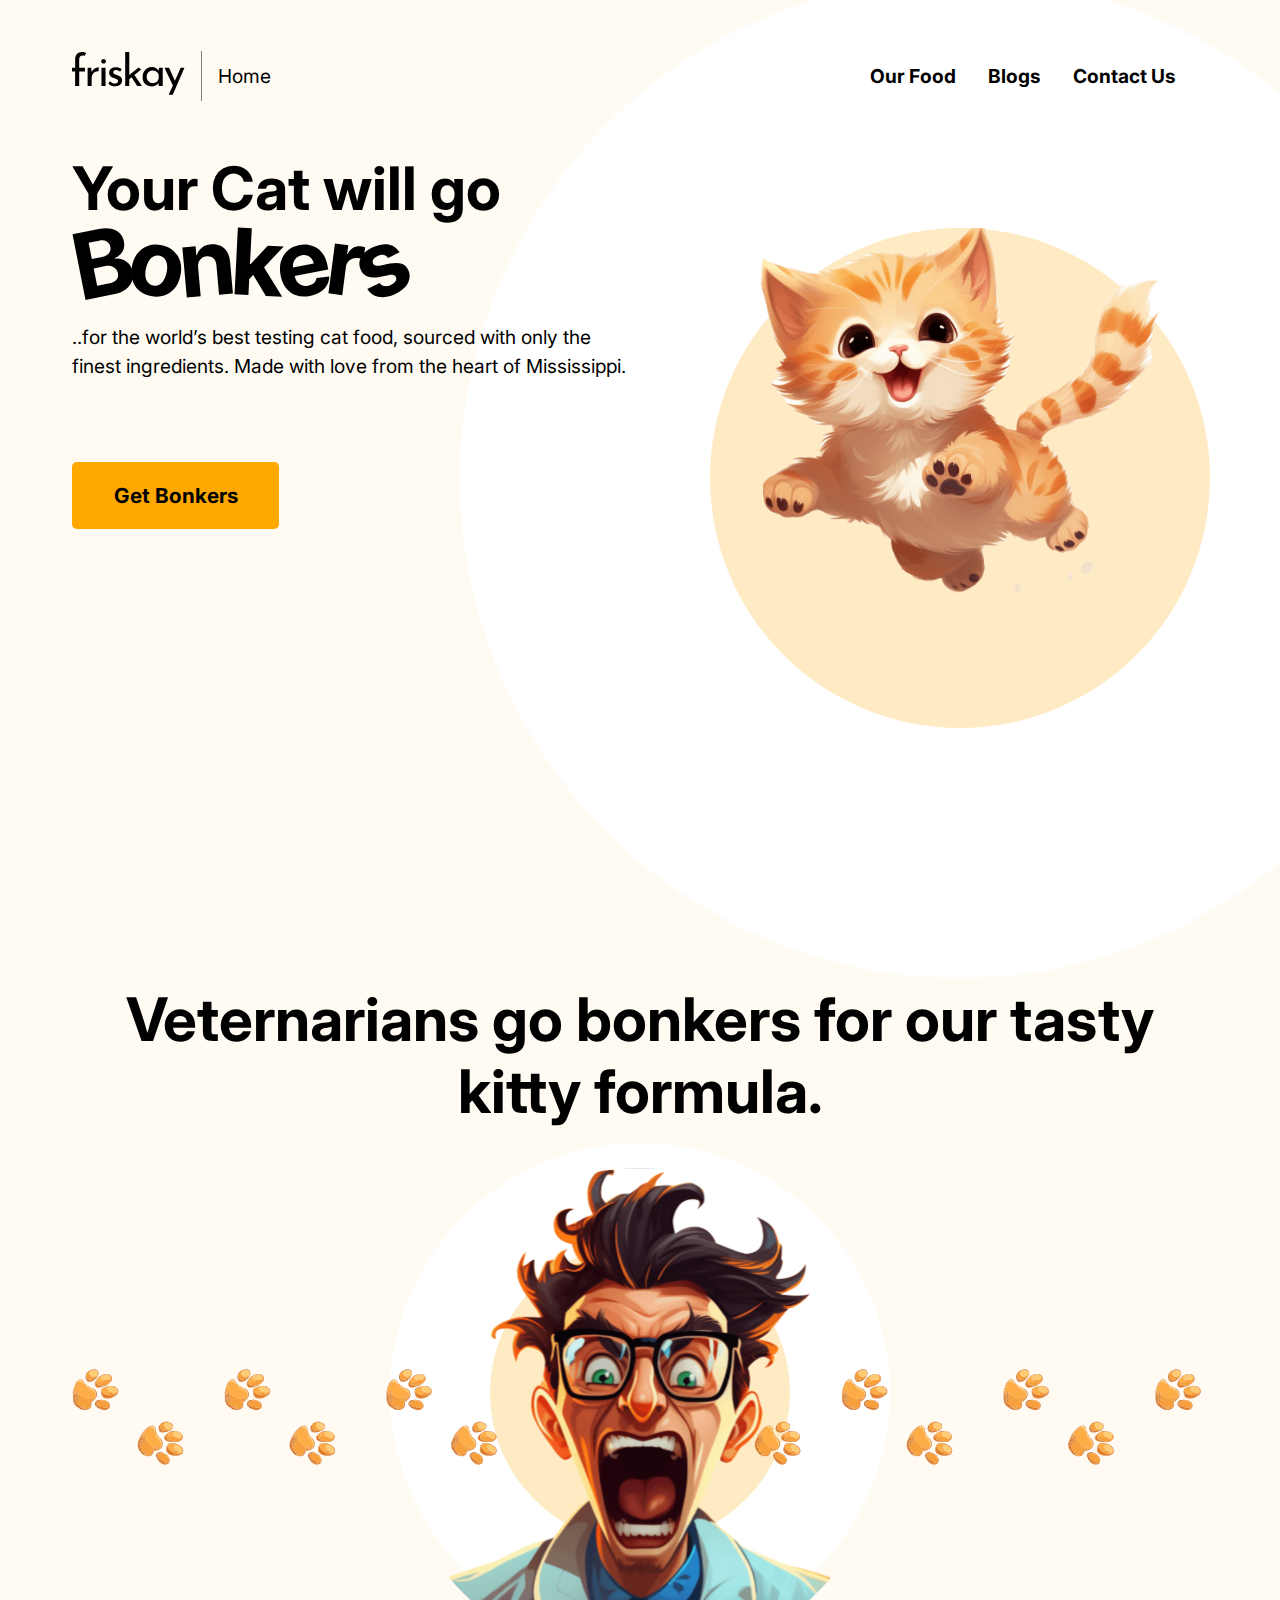
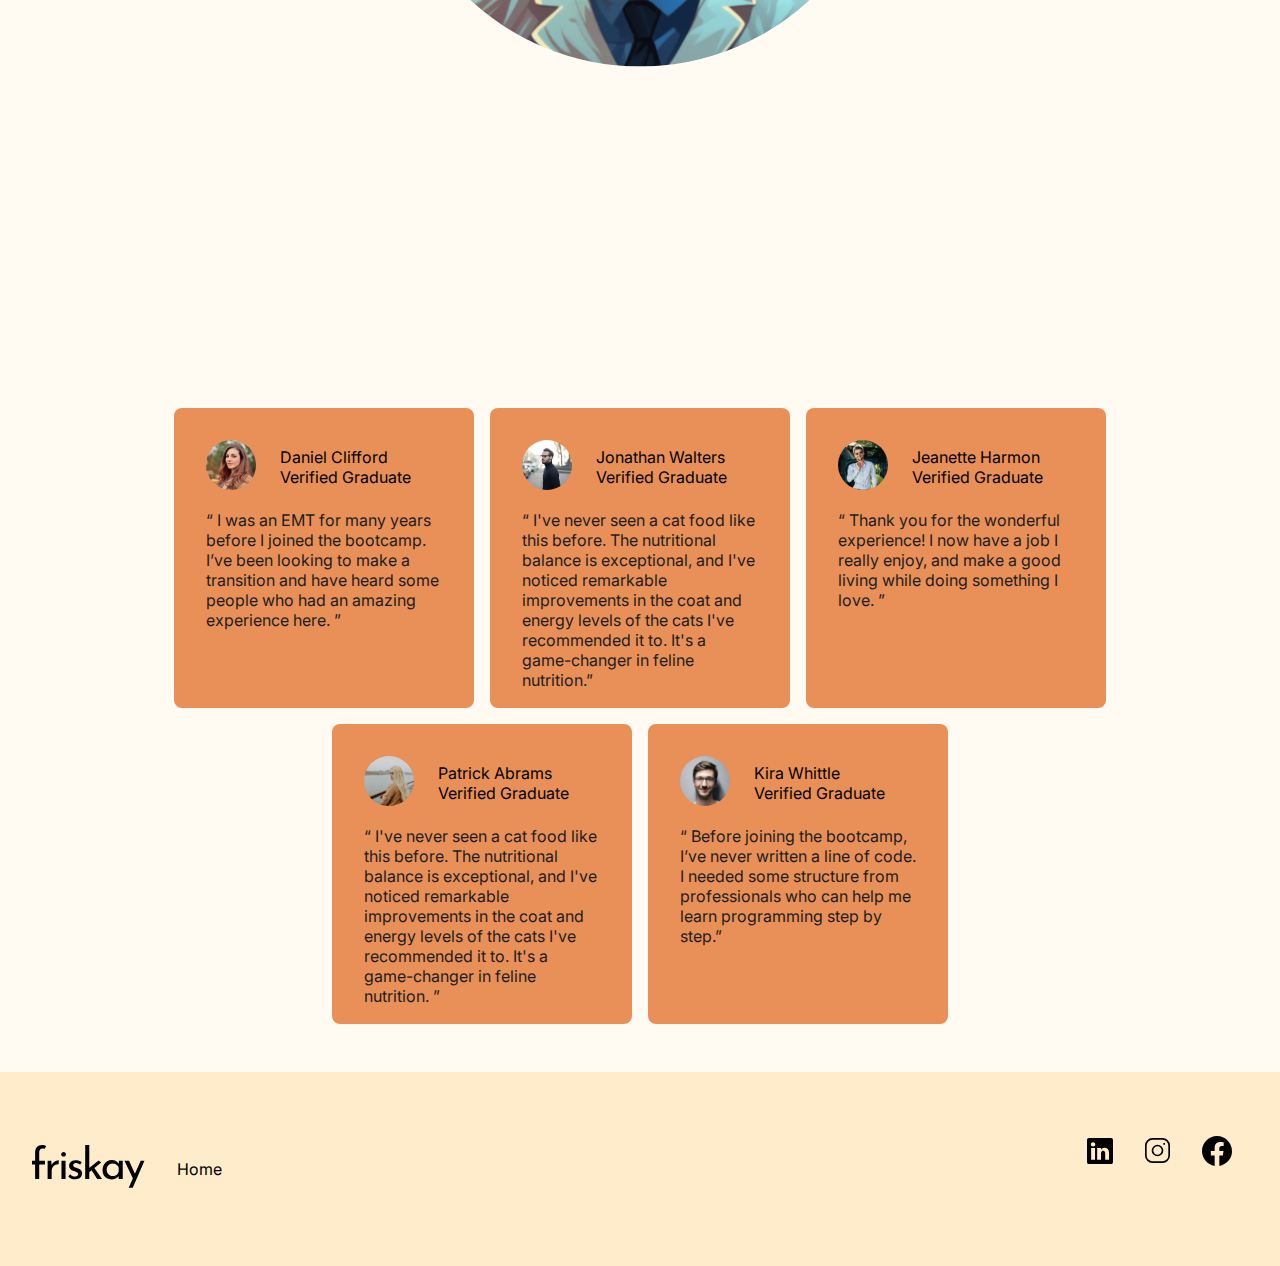
<file: index.html>
<!DOCTYPE html>
<html lang="en">
  <head>
    <meta charset="UTF-8" />
    <meta name="viewport" content="width=device-width, initial-scale=1.0" />
    <link rel="preconnect" href="https://fonts.googleapis.com" />
    <link rel="preconnect" href="https://fonts.gstatic.com" crossorigin />
    <link
      href="https://fonts.googleapis.com/css2?family=Inter:wght@100..900&display=swap"
      rel="stylesheet"
    />
    <link rel="stylesheet" href="style.css" />
    <title>Kitty food</title>
  </head>
  <body>
    <div class="container">
      <header class="">
        <div class="header-left">
          <a href="index.html">
            <img src="logo.svg" alt="friskey logo" />
          </a>
          <div class="divider hide-mobile"></div>
          <a href="#" class="home hide-mobile">Home</a>
        </div>

        <nav class="header-right">
          <a href="#" class="menu-open hide-desktop">
            <img src="menu.svg" alt="Open menu" />
          </a>
          <ul class="">
            <li class="hide-desktop">
              <a href="#" class="menu-close">
                <img src="close.svg" alt="close menu" />
              </a>
            </li>
            <li><a href="Product.html">Our Food</a></li>
            <li><a href="./atricle-listing.html">Blogs</a></li>
            <li><a href="./contactus.html">Contact Us</a></li>
          </ul>
        </nav>
      </header>
      <section>
        <main>
          <h1>Your Cat will go <img src="bonkers.svg" alt="bonkers" /></h1>
          <p class="subhead">
            ..for the world’s best testing cat food, sourced with only the
            finest ingredients. Made with love from the heart of Mississippi.
          </p>
          <a href="./Product.html" target="_blank" class="primary-cta"
            >Get Bonkers</a
          >
        </main>
        <div class="cat-container">
          <div class="cat">
            <img src="cat.png" alt="cat image" />
            <div class="inner-circle"></div>
            <div class="outer-circle"></div>
          </div>
        </div>
      </section>

      <section class="doctor">
        <h1>Veternarians go bonkers for our tasty kitty formula.</h1>
        <div class="img-container">
          <img src="doctor.svg" alt="" class="doctor-img" />
        </div>
        <div class="inner-circle"></div>
        <div class="outer-circle"></div>
      </section>
      <div class="testimonials">
        <div class="card card-1">
          <div class="card-header">
            <div class="card-img">
              <img src="img1.jpg" alt="" />
            </div>
            <div class="card-details">
              <div class="card-name">Daniel Clifford</div>
              <div class="card-status">Verified Graduate</div>
            </div>
          </div>
          <div class="card-body">
            “ I was an EMT for many years before I joined the bootcamp. I’ve
            been looking to make a transition and have heard some people who had
            an amazing experience here. ”
          </div>
        </div>
        <div class="card card-2">
          <div class="card-header">
            <div class="card-img">
              <img src="img2.jpg" alt="" />
            </div>
            <div class="card-details">
              <div class="card-name">Jonathan Walters</div>
              <div class="card-status">Verified Graduate</div>
            </div>
          </div>
          <div class="card-body">
            “ I've never seen a cat food like this before. The nutritional
            balance is exceptional, and I've noticed remarkable improvements in
            the coat and energy levels of the cats I've recommended it to. It's
            a game-changer in feline nutrition.”
          </div>
        </div>
        <div class="card card-3">
          <div class="card-header">
            <div class="card-img">
              <img src="img3.jpg" alt="" />
            </div>
            <div class="card-details">
              <div class="card-name">Jeanette Harmon</div>
              <div class="card-status">Verified Graduate</div>
            </div>
          </div>
          <div class="card-body">
            “ Thank you for the wonderful experience! I now have a job I really
            enjoy, and make a good living while doing something I love. ”
          </div>
        </div>
        <div class="card card-4">
          <div class="card-header">
            <div class="card-img">
              <img src="img4.jpg" alt="" />
            </div>
            <div class="card-details">
              <div class="card-name">Patrick Abrams</div>
              <div class="card-status">Verified Graduate</div>
            </div>
          </div>
          <div class="card-body">
            “ I've never seen a cat food like this before. The nutritional
            balance is exceptional, and I've noticed remarkable improvements in
            the coat and energy levels of the cats I've recommended it to. It's
            a game-changer in feline nutrition. ”
          </div>
        </div>
        <div class="card">
          <div class="card-header">
            <div class="card-img">
              <img src="img5.jpg" alt="" />
            </div>
            <div class="card-details">
              <div class="card-name">Kira Whittle</div>
              <div class="card-status">Verified Graduate</div>
            </div>
          </div>
          <div class="card-body">
            “ Before joining the bootcamp, I’ve never written a line of code. I
            needed some structure from professionals who can help me learn
            programming step by step.”
          </div>
        </div>
      </div>
    </div>
    <footer class="">
      <div class="footer-left">
        <a>
          <img src="logo.svg" alt="friskey logo" />
        </a>
        <div class="divider hide-mobile"></div>
        <a href="#" class="home hide-mobile">Home</a>
      </div>
      <nav class="">
        <ul class="footer-nav">
          <li><a target="_blank" href="#"><img src="./linkedin.svg" alt=""></a></li>
          <li><a target="_blank" href="#"><img src="./instagram.svg" alt=""></a></li>
          <li><a target="_blank" href="#"><img src="./facebook.svg" alt=""></a></li>
        </ul>
      </nav>
    </footer>

    <script src="script.js"></script>
  </body>
</html>
</file>
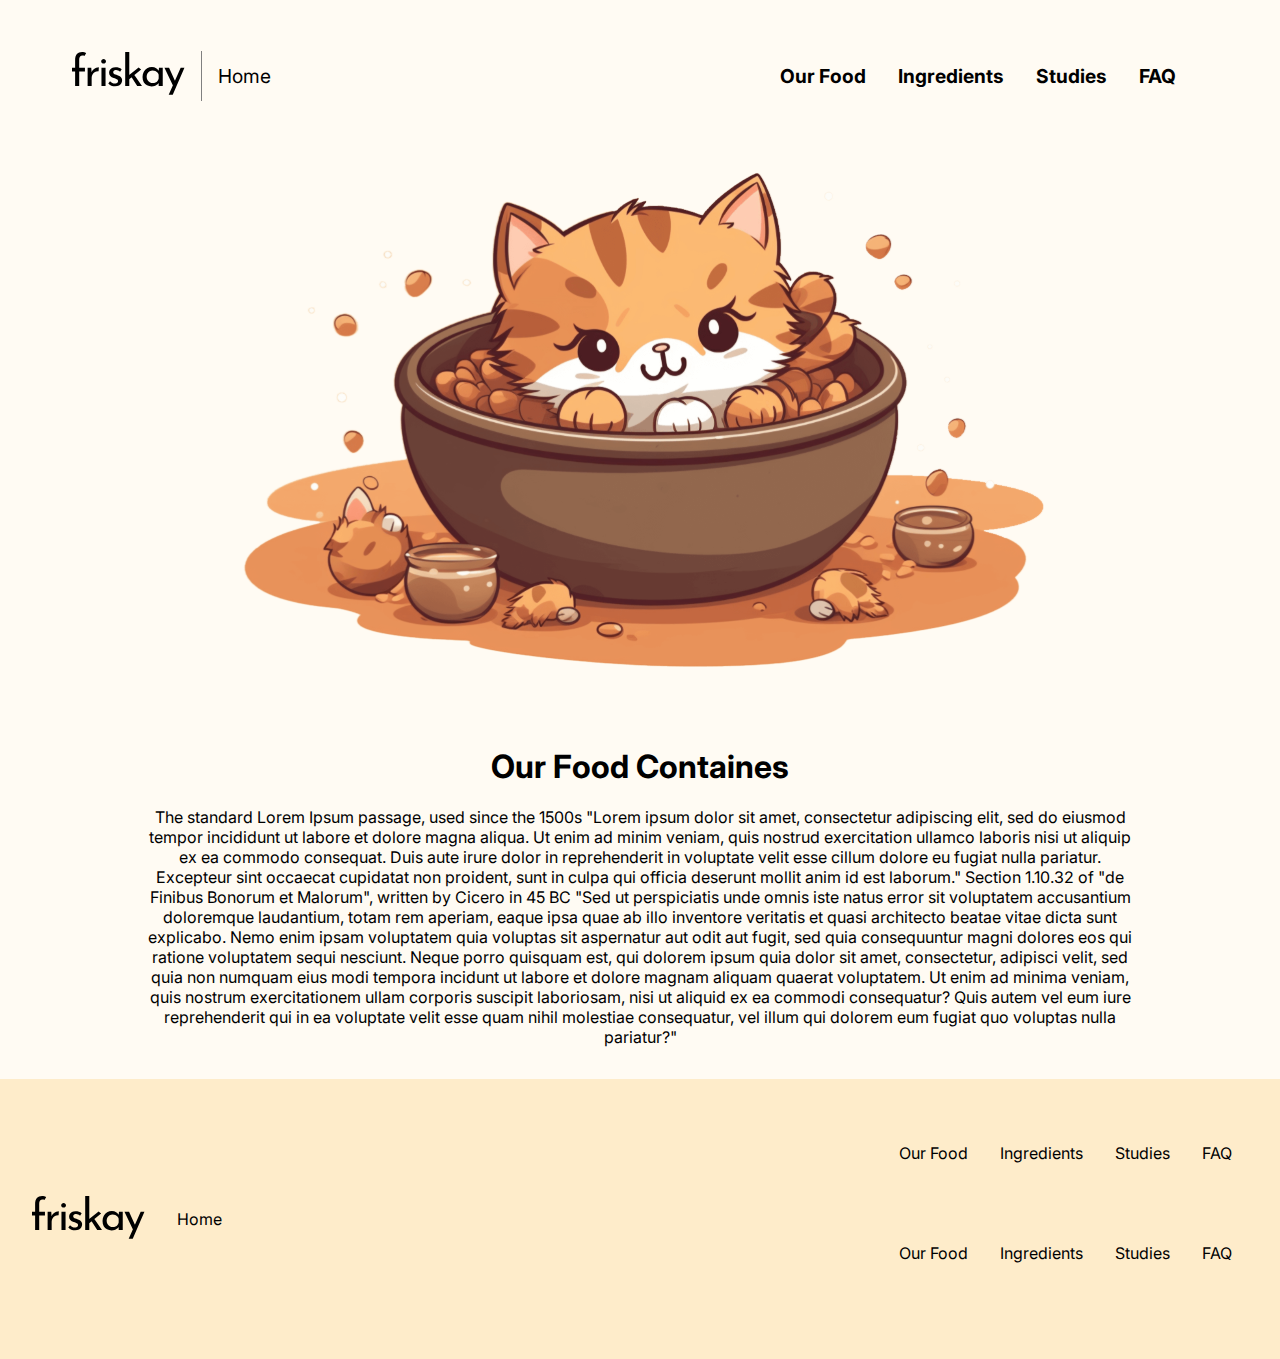
<file: aboutus.html>
<!DOCTYPE html>
<html lang="en">
  <head>
    <meta charset="UTF-8" />
    <meta name="viewport" content="width=device-width, initial-scale=1.0" />
    <link rel="preconnect" href="https://fonts.googleapis.com" />
    <link rel="preconnect" href="https://fonts.gstatic.com" crossorigin />
    <link
      href="https://fonts.googleapis.com/css2?family=Inter:wght@100..900&display=swap"
      rel="stylesheet"
    />
    <link rel="stylesheet" href="style.css" />
    <title>About the product</title>
  </head>
  <body>
    <div class="container">
      <header class="">
        <div class="header-left">
          <a>
            <img src="logo.svg" alt="friskey logo" />
          </a>
          <div class="divider hide-mobile"></div>
          <a href="#" class="home hide-mobile">Home</a>
        </div>

        <nav class="header-right">
          <a href="#" class="menu-open hide-desktop">
            <img src="menu.svg" alt="Open menu" />
          </a>
          <ul class="">
            <li class="hide-desktop">
              <a href="#" class="menu-close">
                <img src="close.svg" alt="close menu" />
              </a>
            </li>
            <li><a href="#">Our Food</a></li>
            <li><a href="#">Ingredients</a></li>
            <li><a href="#">Studies</a></li>
            <li><a href="#">FAQ</a></li>
          </ul>
        </nav>
      </header>
      <div class="blog-img-container">
        <img src="catimg.svg" alt="" />
      </div>
      <div class="text-container">
        <h1>Our Food Containes</h1>
        <p>
          The standard Lorem Ipsum passage, used since the 1500s "Lorem ipsum
          dolor sit amet, consectetur adipiscing elit, sed do eiusmod tempor
          incididunt ut labore et dolore magna aliqua. Ut enim ad minim veniam,
          quis nostrud exercitation ullamco laboris nisi ut aliquip ex ea
          commodo consequat. Duis aute irure dolor in reprehenderit in voluptate
          velit esse cillum dolore eu fugiat nulla pariatur. Excepteur sint
          occaecat cupidatat non proident, sunt in culpa qui officia deserunt
          mollit anim id est laborum." Section 1.10.32 of "de Finibus Bonorum et
          Malorum", written by Cicero in 45 BC "Sed ut perspiciatis unde omnis
          iste natus error sit voluptatem accusantium doloremque laudantium,
          totam rem aperiam, eaque ipsa quae ab illo inventore veritatis et
          quasi architecto beatae vitae dicta sunt explicabo. Nemo enim ipsam
          voluptatem quia voluptas sit aspernatur aut odit aut fugit, sed quia
          consequuntur magni dolores eos qui ratione voluptatem sequi nesciunt.
          Neque porro quisquam est, qui dolorem ipsum quia dolor sit amet,
          consectetur, adipisci velit, sed quia non numquam eius modi tempora
          incidunt ut labore et dolore magnam aliquam quaerat voluptatem. Ut
          enim ad minima veniam, quis nostrum exercitationem ullam corporis
          suscipit laboriosam, nisi ut aliquid ex ea commodi consequatur? Quis
          autem vel eum iure reprehenderit qui in ea voluptate velit esse quam
          nihil molestiae consequatur, vel illum qui dolorem eum fugiat quo
          voluptas nulla pariatur?"
        </p>
      </div>
    </div>
    <footer class="">
      <div class="footer-left">
        <a>
          <img src="logo.svg" alt="friskey logo" />
        </a>
        <div class="divider hide-mobile"></div>
        <a href="#" class="home hide-mobile">Home</a>
      </div>
      <nav class="">
        <ul class="footer-nav">
          <li><a target="_blank" href="./aboutus.html">Our Food</a></li>
          <li><a target="_blank" href="./article.html">Ingredients</a></li>
          <li><a target="_blank" href="./atricle-listing.html">Studies</a></li>
          <li><a target="_blank" href="./contactus.html">FAQ</a></li>
        </ul>
        <ul class="footer-nav">
          <li><a target="_blank" href="./aboutus.html">Our Food</a></li>
          <li><a target="_blank" href="./article.html">Ingredients</a></li>
          <li><a target="_blank" href="./atricle-listing.html">Studies</a></li>
          <li><a target="_blank" href="./contactus.html">FAQ</a></li>
        </ul>
      </nav>
    </footer>
    <script src="script.js"></script>
  </body>
</html>
</file>
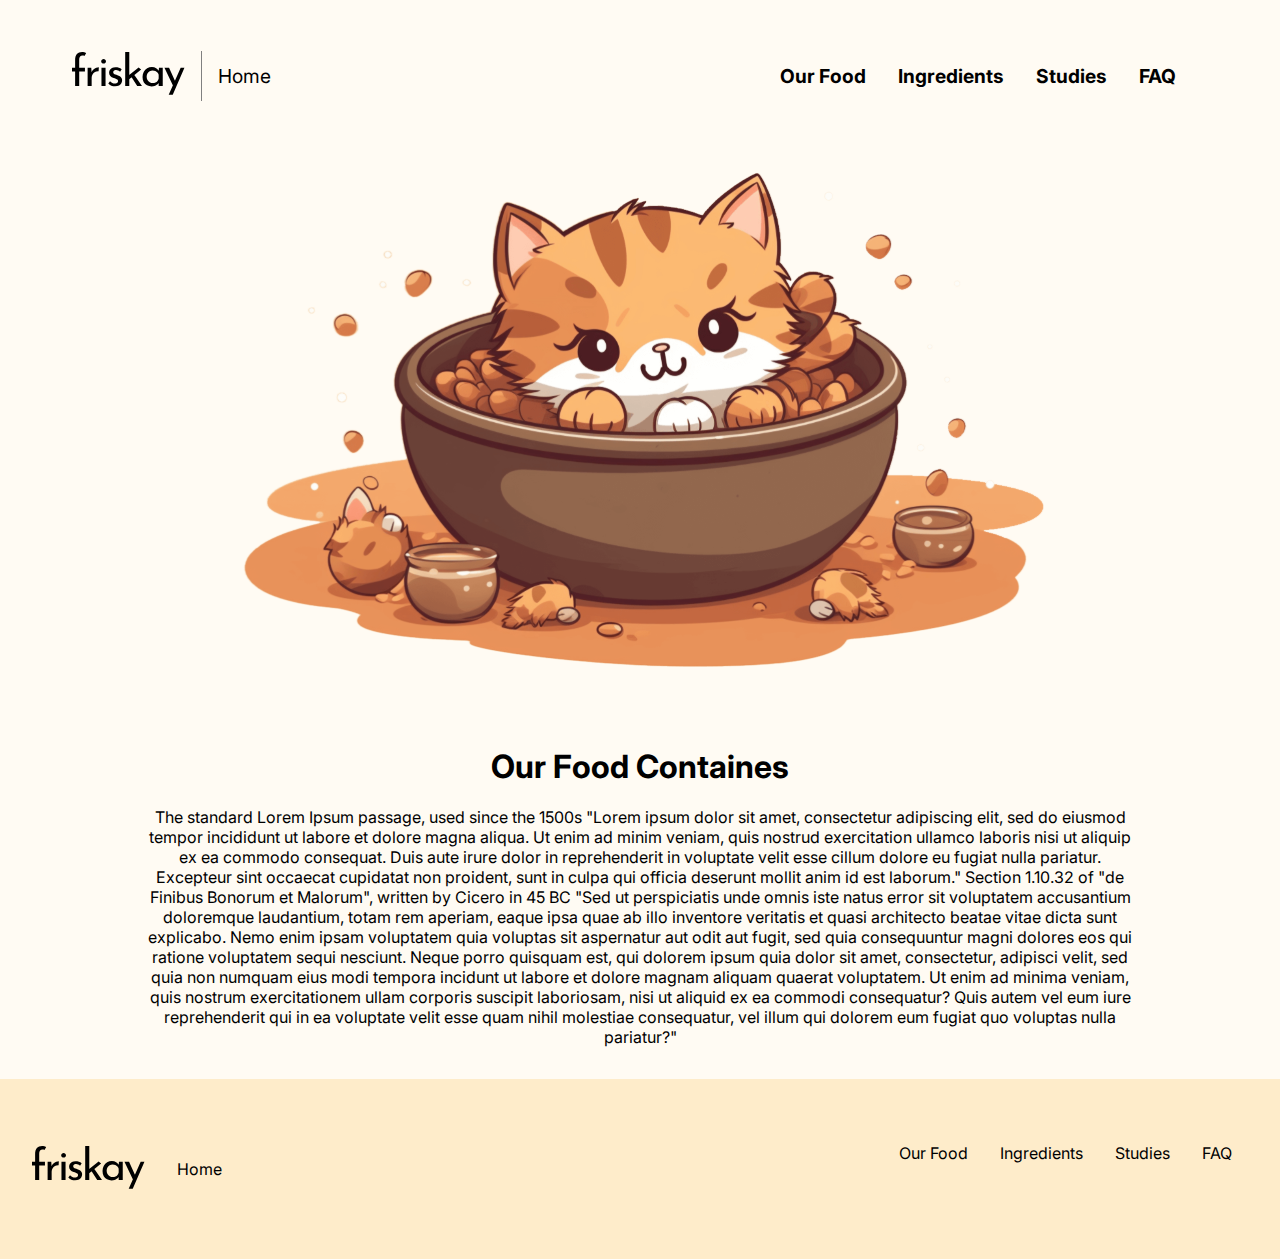
<file: article.html>
<!DOCTYPE html>
<html lang="en">
  <head>
    <meta charset="UTF-8" />
    <meta name="viewport" content="width=device-width, initial-scale=1.0" />
    <link rel="preconnect" href="https://fonts.googleapis.com" />
    <link rel="preconnect" href="https://fonts.gstatic.com" crossorigin />
    <link
      href="https://fonts.googleapis.com/css2?family=Inter:wght@100..900&display=swap"
      rel="stylesheet"
    />
    <link rel="stylesheet" href="style.css" />
    <title>About the product</title>
  </head>
  <body>
    <div class="container">
      <header class="">
        <div class="header-left">
          <a>
            <img src="logo.svg" alt="friskey logo" />
          </a>
          <div class="divider hide-mobile"></div>
          <a href="#" class="home hide-mobile">Home</a>
        </div>

        <nav class="header-right">
          <a href="#" class="menu-open hide-desktop">
            <img src="menu.svg" alt="Open menu" />
          </a>
          <ul class="">
            <li class="hide-desktop">
              <a href="#" class="menu-close">
                <img src="close.svg" alt="close menu" />
              </a>
            </li>
            <li><a href="#">Our Food</a></li>
            <li><a href="#">Ingredients</a></li>
            <li><a href="#">Studies</a></li>
            <li><a href="#">FAQ</a></li>
          </ul>
        </nav>
      </header>
      <div class="blog-img-container">
        <img src="catimg.svg" alt="" />
      </div>
      <div class="text-container">
        <h1>Our Food Containes</h1>
        <p>
          The standard Lorem Ipsum passage, used since the 1500s "Lorem ipsum
          dolor sit amet, consectetur adipiscing elit, sed do eiusmod tempor
          incididunt ut labore et dolore magna aliqua. Ut enim ad minim veniam,
          quis nostrud exercitation ullamco laboris nisi ut aliquip ex ea
          commodo consequat. Duis aute irure dolor in reprehenderit in voluptate
          velit esse cillum dolore eu fugiat nulla pariatur. Excepteur sint
          occaecat cupidatat non proident, sunt in culpa qui officia deserunt
          mollit anim id est laborum." Section 1.10.32 of "de Finibus Bonorum et
          Malorum", written by Cicero in 45 BC "Sed ut perspiciatis unde omnis
          iste natus error sit voluptatem accusantium doloremque laudantium,
          totam rem aperiam, eaque ipsa quae ab illo inventore veritatis et
          quasi architecto beatae vitae dicta sunt explicabo. Nemo enim ipsam
          voluptatem quia voluptas sit aspernatur aut odit aut fugit, sed quia
          consequuntur magni dolores eos qui ratione voluptatem sequi nesciunt.
          Neque porro quisquam est, qui dolorem ipsum quia dolor sit amet,
          consectetur, adipisci velit, sed quia non numquam eius modi tempora
          incidunt ut labore et dolore magnam aliquam quaerat voluptatem. Ut
          enim ad minima veniam, quis nostrum exercitationem ullam corporis
          suscipit laboriosam, nisi ut aliquid ex ea commodi consequatur? Quis
          autem vel eum iure reprehenderit qui in ea voluptate velit esse quam
          nihil molestiae consequatur, vel illum qui dolorem eum fugiat quo
          voluptas nulla pariatur?"
        </p>
      </div>
    </div>
    <footer class="">
      <div class="footer-left">
        <a>
          <img src="logo.svg" alt="friskey logo" />
        </a>
        <div class="divider hide-mobile"></div>
        <a href="#" class="home hide-mobile">Home</a>
      </div>
      <nav class="">
        <ul class="footer-nav">
          <li><a target="_blank" href="./aboutus.html">Our Food</a></li>
          <li><a target="_blank" href="./article.html">Ingredients</a></li>
          <li><a target="_blank" href="./atricle-listing.html">Studies</a></li>
          <li><a target="_blank" href="./contactus.html">FAQ</a></li>
        </ul>
      </nav>
    </footer>
    <script src="script.js"></script>
  </body>
</html>
</file>
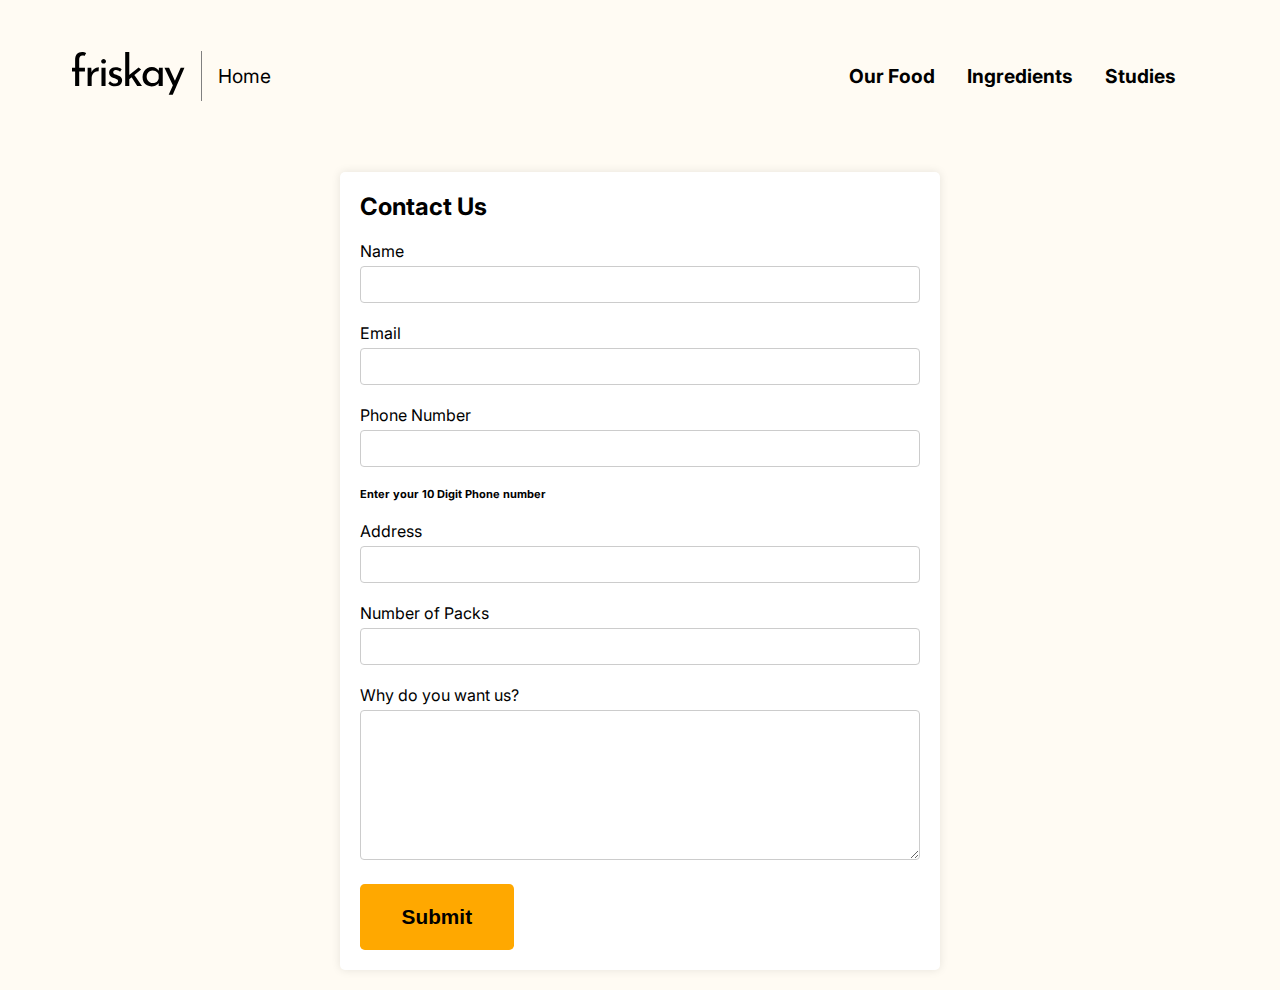
<file: contactus.html>
<!DOCTYPE html>
<html lang="en">
  <head>
    <meta charset="UTF-8" />
    <meta name="viewport" content="width=device-width, initial-scale=1.0" />
    <link rel="preconnect" href="https://fonts.googleapis.com" />
    <link rel="preconnect" href="https://fonts.gstatic.com" crossorigin />
    <link
      href="https://fonts.googleapis.com/css2?family=Inter:wght@100..900&display=swap"
      rel="stylesheet"
    />
    <link rel="stylesheet" href="style.css" />
    <title>contactus</title>
  </head>
  <body>
    <div class="container">
      <header class="">
        <div class="header-left">
          <a>
            <img src="logo.svg" alt="friskey logo" />
          </a>
          <div class="divider hide-mobile"></div>
          <a href="#" class="home hide-mobile">Home</a>
        </div>

        <nav class="header-right">
          <a href="#" class="menu-open hide-desktop">
            <img src="menu.svg" alt="Open menu" />
          </a>
          <ul class="">
            <li class="hide-desktop">
              <a href="#" class="menu-close">
                <img src="close.svg" alt="close menu" />
              </a>
            </li>
            <li><a href="#">Our Food</a></li>
            <li><a href="#">Ingredients</a></li>
            <li><a href="#">Studies</a></li>
          </ul>
        </nav>
      </header>
      <div class="form-container">
        <h2>Contact Us</h2>
        <form action="#" method="post">
          <label for="name">Name</label>
          <input type="text" id="name" name="name" required />

          <label for="email">Email</label>
          <input type="email" id="email" name="email" required />

          <label for="phone">Phone Number</label><br />
          <div style="display: flex; flex-direction: column">
            <input
              type="tel"
              id="phone"
              name="phone"
              minlength="10"
              maxlength="10"
              required
            />
            <small><h5 class="nostyle" style="margin: 0;">Enter your 10 Digit Phone number</h5></small>
          </div>
          <br />

          <label for="address">Address</label>
          <input type="text" id="address" name="address" required />

          <label for="packs">Number of Packs</label>
          <input type="number" id="packs" name="packs" min="1" required />

          <label for="reason">Why do you want us?</label>
          <textarea id="reason" name="reason" required></textarea>

          <input type="submit" class="primary-cta" value="Submit" />
        </form>
      </div>
    </div>
    <script src="script.js"></script>
  </body>
</html>
</file>
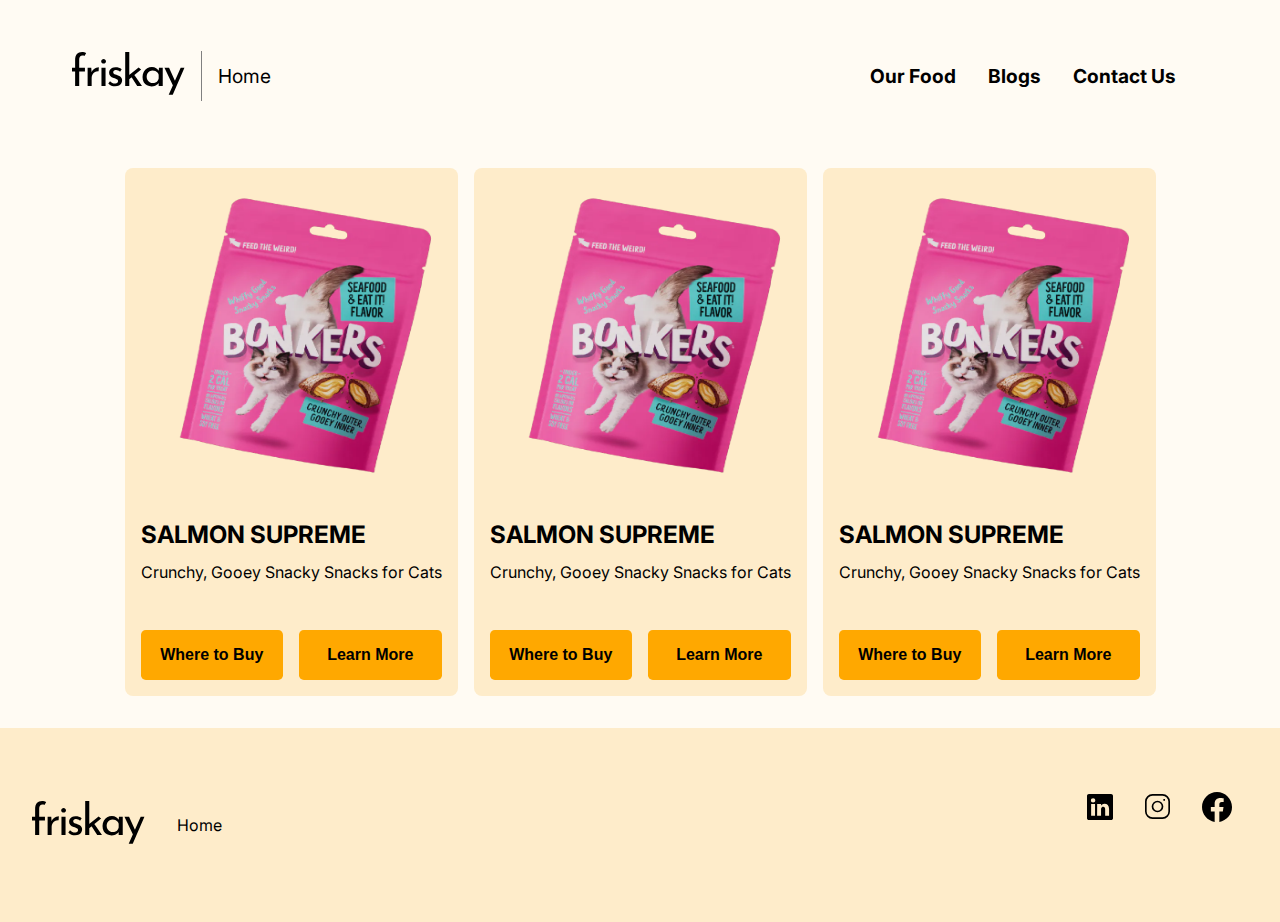
<file: Product.html>
<!DOCTYPE html>
<html lang="en">
  <head>
    <meta charset="UTF-8" />
    <meta name="viewport" content="width=device-width, initial-scale=1.0" />
    <link rel="preconnect" href="https://fonts.googleapis.com" />
    <link rel="preconnect" href="https://fonts.gstatic.com" crossorigin />
    <link
      href="https://fonts.googleapis.com/css2?family=Inter:wght@100..900&display=swap"
      rel="stylesheet"
    />
    <link rel="stylesheet" href="style.css" />
    <title>Our food</title>
  </head>
  <body>
    <div class="container">
      <header class="">
        <div class="header-left">
          <a href="index.html">
            <img src="logo.svg" alt="friskey logo" />
          </a>
          <div class="divider hide-mobile"></div>
          <a href="#" class="home hide-mobile">Home</a>
        </div>

        <nav class="header-right">
          <a href="#" class="menu-open hide-desktop">
            <img src="menu.svg" alt="Open menu" />
          </a>
          <ul class="">
            <li class="hide-desktop">
              <a href="#" class="menu-close">
                <img src="close.svg" alt="close menu" />
              </a>
            </li>
            <li><a href="Product.html">Our Food</a></li>
            <li><a href="./atricle-listing.html">Blogs</a></li>
            <li><a href="./contactus.html">Contact Us</a></li>
          </ul>
        </nav>
      </header>
      <div class="products">
        <div class="products-card">
          <div class="products-card-img">
            <a href="#">
              <img
                src="./product1.png"
                alt="Crunchy, Gooey Snacky Snacks for Cats"
              />
            </a>
          </div>
          <div class="products-card-text">
            <div class="products-card-title">SALMON SUPREME</div>
            <div class="products-card-description">
              Crunchy, Gooey Snacky Snacks for Cats
            </div>
            <div class="btn-container">
              <button class="btn">Where to Buy</button>
              <button class="btn">Learn More</button>
            </div>
          </div>
        </div>
        <div class="products-card">
          <div class="products-card-img">
            <a href="#">
              <img
                src="./product1.png"
                alt="Crunchy, Gooey Snacky Snacks for Cats"
              />
            </a>
          </div>
          <div class="products-card-text">
            <div class="products-card-title">SALMON SUPREME</div>
            <div class="products-card-description">
              Crunchy, Gooey Snacky Snacks for Cats
            </div>
            <div class="btn-container">
              <button class="btn">Where to Buy</button>
              <button class="btn">Learn More</button>
            </div>
          </div>
        </div>
        <div class="products-card">
          <div class="products-card-img">
            <a href="#">
              <img
                src="./product1.png"
                alt="Crunchy, Gooey Snacky Snacks for Cats"
              />
            </a>
          </div>
          <div class="products-card-text">
            <div class="products-card-title">SALMON SUPREME</div>
            <div class="products-card-description">
              Crunchy, Gooey Snacky Snacks for Cats
            </div>
            <div class="btn-container">
              <button class="btn">Where to Buy</button>
              <button class="btn">Learn More</button>
            </div>
          </div>
        </div>
      </div>
    </div>
    <footer class="">
        <div class="footer-left">
          <a>
            <img src="logo.svg" alt="friskey logo" />
          </a>
          <div class="divider hide-mobile"></div>
          <a href="#" class="home hide-mobile">Home</a>
        </div>
        <nav class="">
          <ul class="footer-nav">
            <li><a target="_blank" href="#"><img src="./linkedin.svg" alt=""></a></li>
            <li><a target="_blank" href="#"><img src="./instagram.svg" alt=""></a></li>
            <li><a target="_blank" href="#"><img src="./facebook.svg" alt=""></a></li>
          </ul>
        </nav>
      </footer>
  </body>
</html>
</file>
<file: style.css>
* {
  box-sizing: border-box;
  text-decoration: none;
  color: inherit;
}

.hide-mobile {
  display: none;
}

.open {
  transform: translateX(0) !important;
}

body {
  background-color: #fffbf3;
  margin: 0;
  padding: 0;
  font-family: "Inter";
}
body .container {
  margin: 2em;
}
body .container header {
  display: flex;
  justify-content: space-between;
}
body .container header nav ul {
  background-color: white;
  position: fixed;
  z-index: 999;
  top: 0;
  right: 0;
  height: 100vh;
  margin: 0;
  list-style: none;
  width: 40%;
  text-align: right;
  padding: 2em;
  transform: translateX(100%);
  transition: transform 0.5s ease-in-out;
}
body .container header nav ul li {
  margin: 2em 0;
}
body .container header nav ul li:nth-of-type(1) {
  margin-bottom: 4em;
}
body .container header nav ul li a {
  color: black;
  text-decoration: none;
  font-weight: bold;
  font-size: 1.5rem;
}
body .container header nav ul li a:hover {
  color: #ffa800;
}
body .container main h1 {
  font-size: 41px;
  font-weight: 700;
  margin-top: 3em;
  text-align: center;
}
body .container main h1 img {
  display: block;
  margin: 0 auto;
}
body .container main p {
  text-align: center;
  font-size: 1.2rem;
  line-height: 1.5;
}
body .container main .primary-cta {
  background-color: #ffa800;
  text-decoration: none;
  padding: 1em;
  width: 100%;
  display: block;
  text-align: center;
  font-weight: bold;
  font-size: 1.3rem;
  color: black;
  border-radius: 0.3rem;
  margin-top: 3em;
}
body .container .cat-container .cat {
  position: relative;
  height: 500px;
  width: 100%;
  margin-top: 3em;
}
body .container .cat-container .cat img {
  width: 70%;
  position: absolute;
  left: 50%;
  transform: translateX(-50%);
}
body .container .cat-container .cat .inner-circle {
  position: absolute;
  border-radius: 50%;
  left: 50%;
  top: 50%;
  transform: translate(-50%, -50%);
  background: #ffebc3;
  width: 300px;
  height: 300px;
  z-index: -1;
  overflow: hidden;
}
body .container .cat-container .cat .outer-circle {
  position: absolute;
  border-radius: 50%;
  left: 50%;
  top: 50%;
  transform: translate(-50%, -50%);
  background: white;
  width: 500px;
  height: 500px;
  z-index: -2;
  overflow: hidden;
}
body .container .doctor {
  margin-top: 40%;
  position: relative;
}
body .container .doctor h1 {
  text-align: center;
  font-size: 24px;
}
body .container .doctor .img-container {
  background-image: url("./paw.svg");
  background-repeat: no-repeat;
  background-position: center;
  background-size: contain;
}
body .container .doctor .img-container .doctor-img {
  display: block;
  width: 70%;
  margin-left: auto;
  margin-right: auto;
}
body .container .doctor .inner-circle {
  position: absolute;
  border-radius: 50%;
  left: 50%;
  top: 60%;
  transform: translate(-50%, -50%);
  background: #ffebc3;
  width: 300px;
  height: 300px;
  z-index: -1;
  overflow: hidden;
}
body .container .doctor .outer-circle {
  position: absolute;
  border-radius: 50%;
  left: 50%;
  top: 60%;
  transform: translate(-50%, -50%);
  background: white;
  width: 500px;
  height: 500px;
  z-index: -2;
  overflow: hidden;
}
body .container .testimonials {
  margin-top: 30%;
  display: flex;
  flex-wrap: wrap;
  justify-content: center;
  align-items: center;
  padding-bottom: 1rem;
  gap: 1rem;
}
body .container .testimonials .card {
  width: 300px;
  height: 300px;
  border-radius: 0.5em;
  padding: 2rem;
  background-color: #e89058;
}
body .container .testimonials .card .card-header {
  display: flex;
  gap: 1.5rem;
  align-items: center;
  margin-bottom: 1em;
}
body .container .testimonials .card .card-header .card-img {
  border-radius: 50%;
}
body .container .testimonials .card .card-header .card-img img {
  width: 50px;
  height: 50px;
  border-radius: 50%;
}
body .container .testimonials .card .card-header .card-details {
  font-size: 16px;
}
body .container .testimonials .card .card-body {
  color: rgb(29, 29, 29);
}
body .container .banner {
  flex: 1;
  display: flex;
  align-items: center;
  justify-content: center;
  text-align: center;
  height: 80vh;
}
body .container .banner .container-search .banner-title {
  font-size: 3rem;
  line-height: 1.2;
}
body .container .banner .container-search p {
  padding: 1rem 0 2rem 0;
  font-size: 1.2rem;
  text-transform: capitalize;
  font-weight: 300;
  word-spacing: 2px;
}
body .container .banner .container-search form {
  background: #fff;
  border-radius: 2rem;
  padding: 0.6rem 1rem;
  display: flex;
  justify-content: space-between;
}
body .container .banner .container-search form .search-input {
  font-size: 1.1rem;
  width: 100%;
  outline: 0;
  padding: 0.6rem 0;
  border: none;
}
body .container .banner .container-search form .search-input::-moz-placeholder {
  text-transform: capitalize;
}
body .container .banner .container-search form .search-input::placeholder {
  text-transform: capitalize;
}
body .container .banner .container-search form .search-btn {
  width: 40px;
  height: 40px;
  font-size: 1.1rem;
  background-color: #3c393d;
  border: none;
  border-radius: 50%;
  outline: 0;
  z-index: 99;
  display: flex;
  justify-content: center;
  align-items: center;
  cursor: pointer;
}
body .container .banner .container-search form .search-btn img {
  padding: 4px;
}
body .container .blog {
  padding: 4.5rem 0;
}
body .container .blog .blog-container .title {
  text-align: center;
}
body .container .blog .blog-container .blog-content {
  display: flex;
  justify-content: center;
  flex-wrap: wrap;
  margin: 2rem 0;
  gap: 1rem;
}
body .container .blog .blog-container .blog-content .blog-item {
  max-width: 300px;
}
body .container .blog .blog-container .blog-content .blog-item .blog-img {
  position: relative;
}
body .container .blog .blog-text {
  margin: 2.2rem 0;
  padding: 0 1rem;
}
body .container .blog .blog-text span {
  font-weight: 300;
  display: block;
  padding-bottom: 0.5rem;
}
body .container .blog .blog-text h2 {
  font-family: var(--Playfair);
  padding: 1rem 0;
  font-size: 1.65rem;
  font-weight: 500;
}
body .container .blog .blog-text p {
  font-weight: 300;
  font-size: 1.1rem;
  opacity: 0.9;
  padding-bottom: 1.2rem;
}
body .container .blog .blog-text a {
  font-size: 1.1rem;
  text-decoration: none;
  border-radius: 0.3rem;
  display: inline-block;
  background: #ffa800;
  color: #fff;
  padding: 0.55rem 1.2rem;
  transition: all 0.5s ease;
}
body .container .products {
  display: flex;
  justify-content: center;
  align-items: center;
  flex-wrap: wrap;
  margin: 1em auto;
  gap: 1rem;
}
body .container .products .products-card {
  background-color: #feecca;
  border-radius: 0.5em;
  padding: 1rem;
}
body .container .products .products-card .products-card-img {
  margin-bottom: 2rem;
}
body .container .products .products-card .products-card-img a img {
  width: 300px;
  height: 300px;
}
body .container .products .products-card .products-card-text .products-card-title {
  font-size: 1.5rem;
  font-weight: bold !important;
  margin-bottom: 0.8rem;
}
body .container .products .products-card .btn-container {
  display: flex;
  gap: 1rem;
  justify-content: center;
  align-items: center;
}
body .container .products .products-card .btn-container .btn {
  background-color: #ffa800;
  text-decoration: none;
  padding: 1em;
  width: 80%;
  display: block;
  text-align: center;
  font-weight: bold;
  font-size: 1rem;
  color: black;
  border-radius: 0.3rem;
  margin-top: 3em;
  border-width: 0;
}
body footer {
  text-align: center;
  margin-top: 2rem;
  padding: 2rem;
  background-color: #feecca;
  gap: 2rem;
}
body footer .footer-left {
  display: flex;
  align-items: center;
  justify-content: center;
  gap: 1rem;
}
body footer .footer-nav {
  list-style: none;
  margin-bottom: 3rem;
}
body footer .footer-nav li {
  margin: 1rem;
}
body .form-container {
  max-width: 600px;
  margin: 20px auto;
  background: #fff;
  padding: 20px;
  border-radius: 5px;
  box-shadow: 0 0 10px rgba(0, 0, 0, 0.1);
}
body .form-container h2 {
  margin-top: 0;
}
body .form-container input[type=text],
body .form-container input[type=email],
body .form-container input[type=tel],
body .form-container input[type=number],
body .form-container textarea {
  width: 100%;
  padding: 10px;
  margin: 5px 0 20px 0;
  border: 1px solid #ccc;
  border-radius: 4px;
  box-sizing: border-box;
}
body .form-container textarea {
  height: 150px;
}
body .form-container .primary-cta {
  background-color: #ffa800;
  text-decoration: none;
  padding: 1em;
  width: 100%;
  display: block;
  text-align: center;
  font-weight: bold;
  font-size: 1.3rem;
  color: black;
  border-radius: 0.3rem;
  border: none;
}

@media only screen and (min-width: 760px) {
  .container {
    margin: 0 4em;
  }
  .container header .header-left {
    display: flex;
    justify-content: space-between;
    align-items: center;
    gap: 1em;
  }
  .container header .header-left .divider {
    height: 50px;
    width: 1px;
    border-right: 1px solid gray;
  }
  .container header .header-left a {
    color: black;
    font-size: 1.2rem;
  }
  .container header nav ul {
    position: unset !important;
    background-color: transparent !important;
    display: flex;
    gap: 2em;
    width: auto !important;
    height: auto !important;
    transform: translateX(0%) !important;
  }
  .container header nav ul li a {
    font-size: 1.2rem !important;
  }
  .container header section main h1 {
    font-size: 60px !important;
    font-weight: bold;
  }
  .container .blog-img-container {
    margin-bottom: 5rem;
  }
  .container .blog-img-container img {
    margin: 0 auto;
    display: block;
  }
  .container .text-container {
    max-width: 1000px;
    text-align: center;
    margin: 0 auto;
  }
  .hide-desktop {
    display: none;
  }
  .hide-mobile {
    display: block;
  }
  .doctor h1 {
    font-size: 41px !important;
  }
  .doctor .img-container img {
    max-width: 500px;
  }
  footer {
    text-align: center;
    margin-top: 2rem;
    padding: 2rem;
    background-color: #feecca;
    gap: 2rem;
    display: flex;
    align-items: center;
    justify-content: space-between;
  }
  footer .footer-left {
    display: flex;
    align-items: center;
    justify-content: space-between;
    gap: 1rem;
  }
  footer .footer-nav {
    list-style: none;
    display: flex;
    align-items: center;
  }
  footer .footer-nav li {
    margin-top: 1rem;
  }
  .banner {
    flex: 1;
    display: flex;
    align-items: center;
    justify-content: center;
    text-align: center;
    height: 80vh;
  }
  .banner .container-search .banner-title {
    font-size: 3rem;
    line-height: 1.2;
  }
  .banner .container-search p {
    padding: 1rem 0 2rem 0;
    font-size: 1.2rem;
    text-transform: capitalize;
    font-weight: 300;
    word-spacing: 2px;
  }
  .banner .container-search form {
    background: #fff;
    border-radius: 2rem;
    padding: 0.6rem 1rem;
    display: flex;
    justify-content: space-between;
  }
  .banner .container-search form .search-input {
    font-size: 1.1rem;
    width: 100%;
    outline: 0;
    padding: 0.6rem 0;
    border: none;
  }
  .banner .container-search form .search-input::-moz-placeholder {
    text-transform: capitalize;
  }
  .banner .container-search form .search-input::placeholder {
    text-transform: capitalize;
  }
  .banner .container-search form .search-btn {
    width: 40px;
    height: 40px;
    font-size: 1.1rem;
    background-color: #3c393d;
    border: none;
    border-radius: 50%;
    outline: 0;
    z-index: 99;
    display: flex;
    justify-content: center;
    align-items: center;
    cursor: pointer;
  }
  .banner .container-search form .search-btn img {
    padding: 4px;
  }
}
@media only screen and (min-width: 1000px) {
  main {
    width: 50%;
  }
  main h1 {
    text-align: left !important;
    margin: 0 !important;
    font-size: 60px !important;
    font-weight: bold;
  }
  main img {
    margin: 0 !important;
  }
  main p {
    text-align: left !important;
  }
  .cat-container {
    position: absolute;
    z-index: -1;
    width: 50%;
    top: 20%;
    right: 0;
  }
  .cat-container .cat .outer-circle {
    width: 1000px !important;
    height: 1000px !important;
  }
  .cat-container .cat .inner-circle {
    width: 500px !important;
    height: 500px !important;
  }
  .doctor .img-container img {
    max-width: 500px;
  }
}
@media only screen and (min-width: 1180px) {
  .container {
    margin: 0 auto !important;
    padding: 0 2em;
    max-width: 1200px;
  }
  .cat {
    position: relative !important;
  }
  .cat img {
    max-width: 400px;
    left: 50%;
  }
  main .primary-cta {
    display: inline-block !important;
    width: auto !important;
    padding: 1em 2em !important;
  }
  .doctor h1 {
    font-size: 60px !important;
  }
  .doctor .img-container img {
    max-width: 500px;
  }
  .form-container .primary-cta {
    display: inline-block !important;
    width: auto !important;
    padding: 1em 2em !important;
  }
}/*# sourceMappingURL=style.css.map */
</file>
